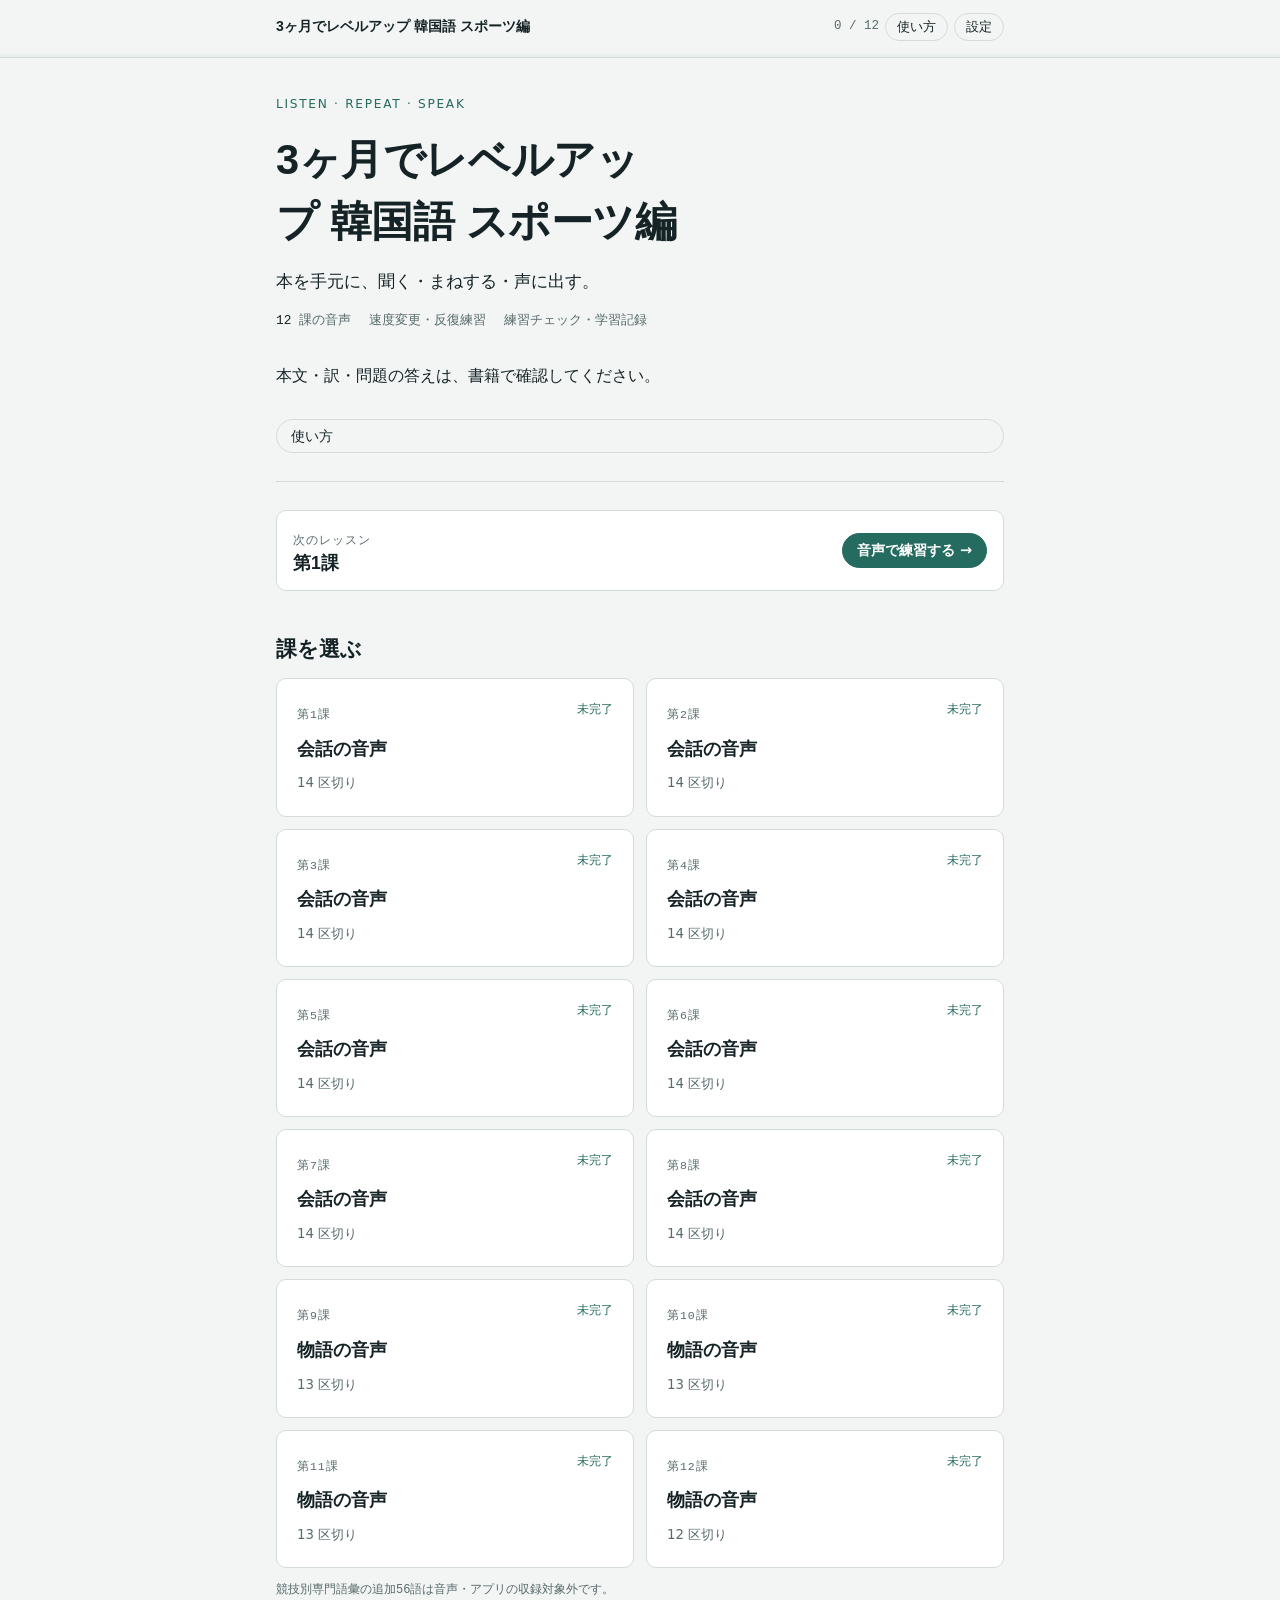
<file: index.html>
<!doctype html>
<html lang="ja"><head><meta charset="utf-8"><meta name="viewport" content="width=device-width,initial-scale=1,viewport-fit=cover"><meta name="theme-color" content="#F2F5F4"><meta name="apple-mobile-web-app-capable" content="yes"><meta name="apple-mobile-web-app-title" content="韓国語スポーツ編"><title>3ヶ月でレベルアップ 韓国語 スポーツ編</title><link rel="apple-touch-icon" href="apple-touch-icon.png"><meta name="description" content="本を手元に、付属音声で聞く・話す練習をするアプリ。"><meta name="robots" content="noindex,nofollow"><link rel="manifest" href="manifest.webmanifest"><link rel="icon" href="icon.svg" type="image/svg+xml"><link rel="stylesheet" href="style.css?v=20261018-audio-only-1"></head>
<body><header class="bar"><div class="wrap"><a class="brand" href="#home">3ヶ月でレベルアップ 韓国語 スポーツ編</a><nav><span id="progTxt" class="prog-txt">0 / 0</span><a class="btn small ghost" href="#guide">使い方</a><button class="btn small ghost" data-act="settings">設定</button></nav></div><div class="progress"><i id="progBar"></i></div></header>
<main id="app" class="wrap" tabindex="-1"></main>
<dialog id="settings" class="panel"><h2>音声と学習記録</h2><p class="small">教材用AI音声を使用しています。音声が再生できない場合は、通信環境を確認してもう一度お試しください。</p><div class="field"><label for="setRate">再生速度</label><select id="setRate"></select></div><div class="field"><label for="theme">画面の色</label><select id="theme"><option value="auto">端末に合わせる</option><option value="light">明るい</option><option value="dark">暗い</option></select></div><p class="small">練習チェック・完了した課は、このブラウザに保存されます。以前の学習記録も引き継ぎます。</p><div class="panel-actions"><button class="btn" data-act="export">学習記録を書き出す</button><button class="btn danger" data-act="reset">記録をリセット</button><button class="btn primary" data-act="close-settings">閉じる</button></div></dialog>
<div id="toast" class="toast" role="status" hidden></div><script src="config.js?v=20261018-audio-only-1"></script><script src="lessons.js?v=20261018-audio-only-1"></script><script src="audio-manifest.js?v=20261018-audio-only-1"></script><script src="app.js?v=20261018-audio-only-1"></script></body></html>
</file>
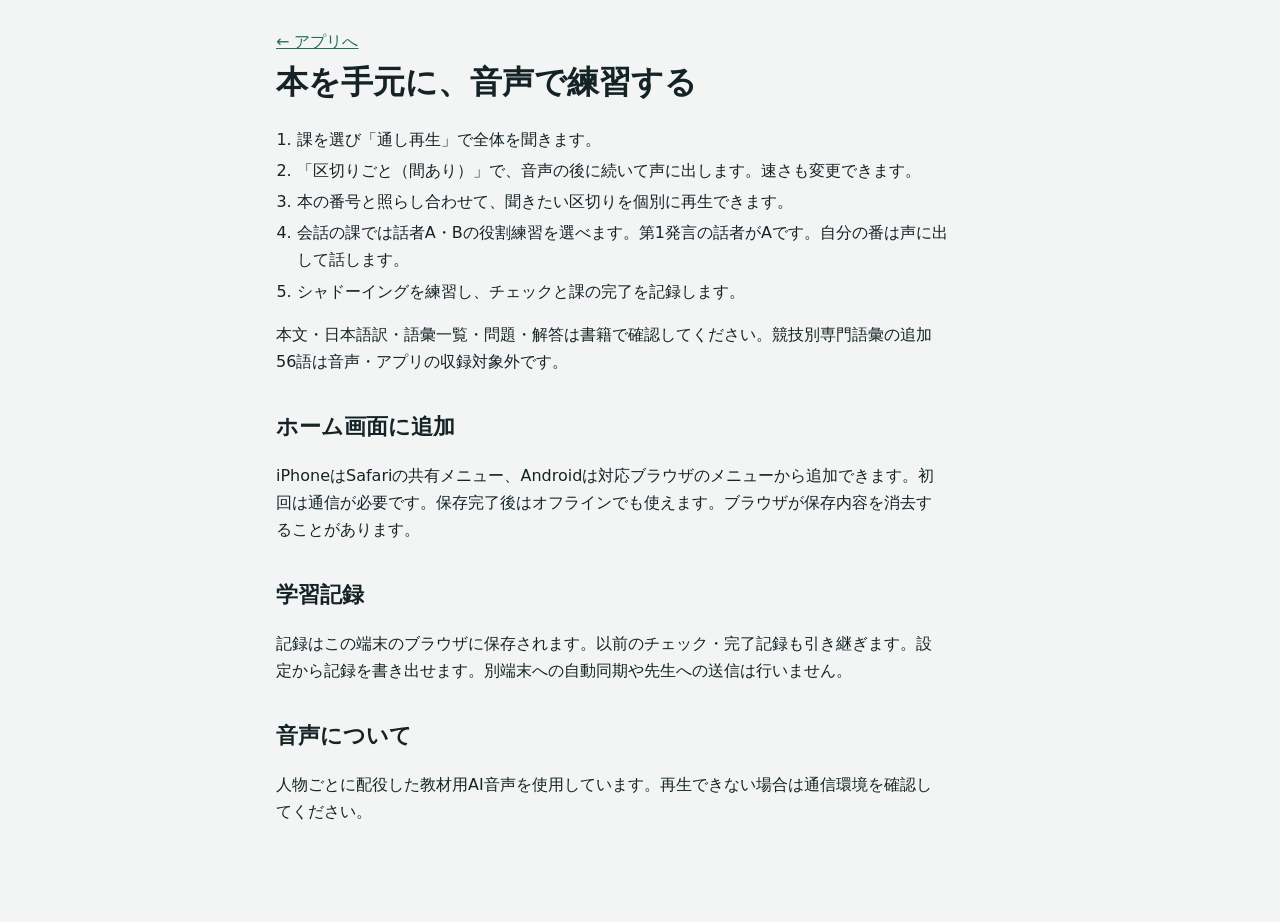
<file: student-guide.html>
<!doctype html><html lang="ja"><head><meta charset="utf-8"><meta name="viewport" content="width=device-width, initial-scale=1"><meta name="robots" content="noindex,nofollow"><title>使い方｜韓国語スポーツ編</title><link rel="stylesheet" href="style.css?v=20261018-audio-only-1"><script src="guide-register.js" defer></script></head><body><main class="wrap prose"><a href="./#home">← アプリへ</a><h1>本を手元に、音声で練習する</h1><ol><li>課を選び「通し再生」で全体を聞きます。</li><li>「区切りごと（間あり）」で、音声の後に続いて声に出します。速さも変更できます。</li><li>本の番号と照らし合わせて、聞きたい区切りを個別に再生できます。</li><li>会話の課では話者A・Bの役割練習を選べます。第1発言の話者がAです。自分の番は声に出して話します。</li><li>シャドーイングを練習し、チェックと課の完了を記録します。</li></ol><p>本文・日本語訳・語彙一覧・問題・解答は書籍で確認してください。競技別専門語彙の追加56語は音声・アプリの収録対象外です。</p><h2>ホーム画面に追加</h2><p>iPhoneはSafariの共有メニュー、Androidは対応ブラウザのメニューから追加できます。初回は通信が必要です。保存完了後はオフラインでも使えます。ブラウザが保存内容を消去することがあります。</p><h2>学習記録</h2><p>記録はこの端末のブラウザに保存されます。以前のチェック・完了記録も引き継ぎます。設定から記録を書き出せます。別端末への自動同期や先生への送信は行いません。</p><h2>音声について</h2><p>人物ごとに配役した教材用AI音声を使用しています。再生できない場合は通信環境を確認してください。</p></main></body></html>
</file>
<file: style.css>
:root{
  --ground:#F2F5F4; --surface:#FFFFFF; --sunk:#E7EEEC; --ink:#162326; --muted:#586A6C; --line:#D3DCDA;
  --accent:#256B5F; --accent-ink:#FFFFFF; --accent-soft:#DCECE7;
  --ochre:#9A620F; --ochre-soft:#F4E8D2;
  --good:#1F7446; --good-soft:#DCEFE3; --bad:#AE3727; --bad-soft:#F7E0DB; --hl:#FFF1BD;
  --serif:"Literata",Georgia,"Times New Roman",serif;
  --sans:"Zen Kaku Gothic New","Hiragino Sans","Hiragino Kaku Gothic ProN","Yu Gothic",system-ui,sans-serif;
  --mono:"IBM Plex Mono",ui-monospace,Menlo,monospace;
  --radius:10px;
}
@media (prefers-color-scheme:dark){
  :root:not([data-theme="light"]){
    color-scheme:dark;
    --ground:#0E1618; --surface:#152023; --sunk:#1B282B; --ink:#E2EBE9; --muted:#97A8A7; --line:#2A393C;
    --accent:#6CC3B1; --accent-ink:#0E1618; --accent-soft:#1A3430;
    --ochre:#E3A94E; --ochre-soft:#33281A;
    --good:#6CCB93; --good-soft:#17301F; --bad:#EE8A77; --bad-soft:#3A201C; --hl:#3B3517;
  }
}
:root[data-theme="dark"]{
  color-scheme:dark;
  --ground:#0E1618; --surface:#152023; --sunk:#1B282B; --ink:#E2EBE9; --muted:#97A8A7; --line:#2A393C;
  --accent:#6CC3B1; --accent-ink:#0E1618; --accent-soft:#1A3430;
  --ochre:#E3A94E; --ochre-soft:#33281A;
  --good:#6CCB93; --good-soft:#17301F; --bad:#EE8A77; --bad-soft:#3A201C; --hl:#3B3517;
}
*{box-sizing:border-box}
[hidden]{display:none!important}
body{margin:0;background:var(--ground);color:var(--ink);font-family:var(--sans);font-size:16px;line-height:1.7;-webkit-text-size-adjust:100%}
a{color:var(--accent)}
button,select,input,textarea{font:inherit;color:inherit}
:focus-visible{outline:2px solid var(--accent);outline-offset:2px}
h1,h2,h3{text-wrap:balance;margin:0}
.wrap{max-width:760px;margin:0 auto;padding-inline:16px}
.label{font-family:var(--mono);font-size:.72rem;letter-spacing:.08em;text-transform:uppercase;color:var(--muted)}
.en{font-family:var(--serif);font-size:1.12rem;line-height:1.75}

/* top bar */
.bar{position:sticky;top:env(safe-area-inset-top,0px);z-index:20;background:var(--ground);border-bottom:1px solid var(--line)}
.bar .wrap{display:flex;align-items:center;gap:12px;min-height:54px}
.brand{font-family:var(--serif);font-weight:600;font-size:1.15rem;text-decoration:none;color:var(--ink);white-space:nowrap}
.brand em{font-style:italic;font-weight:400;color:var(--accent)}
.bar nav{margin-left:auto;display:flex;gap:6px;align-items:center}
.prog-txt{font-family:var(--mono);font-size:.78rem;color:var(--muted);font-variant-numeric:tabular-nums;white-space:nowrap}
.progress{height:3px;background:var(--sunk)}
.progress i{display:block;height:100%;background:var(--accent);width:0;transition:width .4s}
.btn{display:inline-flex;align-items:center;gap:6px;border:1px solid var(--line);background:var(--surface);border-radius:999px;padding:6px 14px;cursor:pointer;font-size:.9rem;text-decoration:none;color:var(--ink);line-height:1.4}
.btn:hover{border-color:var(--accent)}
.btn.primary{background:var(--accent);border-color:var(--accent);color:var(--accent-ink);font-weight:700}
.btn.ghost{background:transparent}
.btn.small{padding:4px 11px;font-size:.82rem}
.btn[aria-pressed="true"]{background:var(--accent-soft);border-color:var(--accent)}

main{padding-block:28px 80px}

/* home */
.hero{display:grid;gap:14px;padding-block:8px 28px;border-bottom:1px solid var(--line);margin-bottom:28px}
.hero h1{font-family:var(--serif);font-size:clamp(2.1rem,6vw,3rem);font-weight:600;line-height:1.1;letter-spacing:-.01em}
.hero h1 em{font-weight:400;color:var(--accent)}
.hero .sub{font-size:1.05rem;margin:0}
.stats{display:flex;flex-wrap:wrap;gap:6px 18px;margin:0;padding:0;list-style:none}
.stats li{font-family:var(--mono);font-size:.8rem;color:var(--muted)}
.stats b{color:var(--ink);font-weight:500}
.next{display:flex;flex-wrap:wrap;align-items:center;gap:10px 16px;background:var(--surface);border:1px solid var(--line);border-radius:var(--radius);padding:14px 16px}
.next .t{flex:1 1 260px}
.next .t strong{font-family:var(--serif);font-size:1.1rem;display:block;line-height:1.35}
.unit{margin-bottom:34px}
.unit-head{display:flex;flex-wrap:wrap;align-items:baseline;gap:4px 14px;margin-bottom:12px}
.unit-head h2{font-family:var(--serif);font-size:1.35rem;font-weight:600}
.unit-head .ja{font-weight:700}
.unit-head .label{margin-left:auto}
.triads{display:grid;grid-template-columns:repeat(auto-fill,minmax(230px,1fr));gap:10px}
.triad{background:var(--surface);border:1px solid var(--line);border-radius:var(--radius);overflow:hidden}
.day{display:grid;grid-template-columns:2.6rem 1fr auto;gap:8px;align-items:center;padding:8px 12px;text-decoration:none;color:var(--ink);border-top:1px solid var(--line);min-height:48px}
.day:first-child{border-top:0}
.day:hover{background:var(--sunk)}
.day .dn{font-family:var(--mono);font-size:.72rem;color:var(--muted);font-variant-numeric:tabular-nums}
.day .tt{font-size:.88rem;line-height:1.35}
.day .tt small{display:block;font-family:var(--mono);font-size:.66rem;letter-spacing:.06em;color:var(--muted);text-transform:uppercase}
.day.test{background:var(--ochre-soft)}
.day.test .tt small{color:var(--ochre)}
.day .mk{width:20px;height:20px;border-radius:50%;border:1.5px solid var(--line);display:grid;place-items:center;font-size:.7rem;color:var(--accent-ink)}
.day.done .mk{background:var(--accent);border-color:var(--accent)}
.day.test.done .mk{background:var(--ochre);border-color:var(--ochre)}
.day.is-next{box-shadow:inset 0 0 0 2px var(--accent)}
.cast{display:grid;grid-template-columns:repeat(auto-fill,minmax(220px,1fr));gap:4px 20px;margin:0;padding:0;list-style:none}
.cast li{padding:8px 0;border-bottom:1px dashed var(--line);font-size:.9rem}
.cast b{font-family:var(--serif);font-weight:600;font-size:1rem}
.section-title{font-family:var(--serif);font-size:1.3rem;font-weight:600;margin:40px 0 12px}

/* lesson */
.lhead{display:grid;gap:8px;margin-bottom:26px}
.lhead h1{font-family:var(--serif);font-size:clamp(1.7rem,5vw,2.3rem);font-weight:600;line-height:1.2}
.lhead .ja-title{font-size:1.05rem;font-weight:700;color:var(--muted)}
.chips{display:flex;flex-wrap:wrap;gap:6px}
.chip{font-family:var(--mono);font-size:.72rem;letter-spacing:.04em;border:1px solid var(--line);border-radius:999px;padding:2px 10px;color:var(--muted);background:var(--surface)}
.chip.lv{border-color:var(--accent);color:var(--accent)}
.chip.t{border-color:var(--ochre);color:var(--ochre)}
.scene{margin:0;color:var(--muted);font-size:.95rem}
.step{margin-top:34px}
.step>header{display:flex;align-items:baseline;gap:10px;margin-bottom:12px;flex-wrap:wrap}
.step>header h2{font-size:1.15rem;font-weight:700}
.step>header .label{color:var(--accent)}
.test-page .step>header .label{color:var(--ochre)}
.card{background:var(--surface);border:1px solid var(--line);border-radius:var(--radius);padding:16px}
.toolbar{display:flex;flex-wrap:wrap;gap:8px;align-items:center;margin-bottom:14px}
.toolbar .sep{flex:1 1 0}
.toggle{display:inline-flex;align-items:center;gap:6px;font-size:.85rem;cursor:pointer;user-select:none}
.toggle input{accent-color:var(--accent);width:16px;height:16px}
select.rate{border:1px solid var(--line);background:var(--surface);border-radius:999px;padding:5px 10px;font-size:.85rem}
.passage .en{margin:0}
.dl{display:grid;grid-template-columns:5.6rem 1fr;gap:2px 14px;padding:6px 0;border-top:1px dashed var(--line)}
.dl:first-child{border-top:0}
.dl .sp{font-family:var(--mono);font-size:.72rem;letter-spacing:.05em;text-transform:uppercase;color:var(--accent);padding-top:.45rem;overflow-wrap:anywhere}
.dl .sp.hana{color:var(--ochre)}
.say{cursor:pointer;border-radius:6px;transition:background .15s}
.say:hover{background:var(--sunk)}
.say.speaking{background:var(--hl)}
.passage .ja{display:none;margin:2px 0 4px;font-size:.88rem;color:var(--muted);line-height:1.6}
.passage.show-ja .ja{display:block}
.para{margin:0 0 14px}
.para:last-child{margin-bottom:0}
.para .en .say{padding:1px 0}
.passage.blur .en{filter:blur(5px);user-select:none}
.passage.blur .say.speaking{filter:none}
.vocab{width:100%;border-collapse:collapse;font-size:.95rem}
.vocab td{padding:7px 8px;border-top:1px solid var(--line);vertical-align:top}
.vocab tr:first-child td{border-top:0}
.vocab td:first-child{font-family:var(--serif);font-size:1.02rem;width:48%}
.vocab td:last-child{color:var(--muted)}
.steps{list-style:none;margin:0;padding:0;display:grid;gap:2px}
.steps label{display:grid;grid-template-columns:22px 1fr;gap:10px;padding:8px 4px;cursor:pointer;border-radius:6px}
.steps label:hover{background:var(--sunk)}
.steps input{accent-color:var(--accent);width:18px;height:18px;margin-top:3px}
.steps b{font-weight:700}
.steps span small{display:block;color:var(--muted);font-size:.84rem}
.tip{margin-top:12px;background:var(--accent-soft);border-radius:8px;padding:12px 14px;font-size:.92rem}
.tip .label{color:var(--accent);display:block;margin-bottom:2px}
.ditem{display:grid;gap:8px;padding:14px 0;border-top:1px solid var(--line)}
.ditem:first-child{border-top:0;padding-top:0}
.ditem .row{display:flex;flex-wrap:wrap;gap:8px;align-items:center}
.ditem .num{font-family:var(--mono);font-size:.78rem;color:var(--muted);min-width:1.8rem}
textarea{width:100%;border:1px solid var(--line);border-radius:8px;background:var(--ground);padding:10px 12px;font-family:var(--serif);font-size:1.02rem;line-height:1.6;resize:vertical}
textarea:focus{border-color:var(--accent);outline:none}
.result{font-family:var(--serif);font-size:1.02rem;line-height:1.9}
.result .ok{color:var(--good)}
.result .miss{color:var(--bad);background:var(--bad-soft);border-radius:3px;padding:0 2px;text-decoration:underline;text-decoration-thickness:1px}
.result .extra{color:var(--muted);text-decoration:line-through}
.result .score{font-family:var(--mono);font-size:.8rem;display:inline-block;margin-right:8px;padding:1px 8px;border-radius:999px;background:var(--good-soft);color:var(--good)}
.result .score.low{background:var(--bad-soft);color:var(--bad)}
.result .jp{font-family:var(--sans);font-size:.86rem;color:var(--muted);display:block}
.prompt{margin:0 0 10px;font-size:.98rem}
.wc{font-family:var(--mono);font-size:.75rem;color:var(--muted);font-variant-numeric:tabular-nums}
details.model{margin-top:12px;border-top:1px dashed var(--line);padding-top:10px}
details.model summary{cursor:pointer;font-weight:700;font-size:.92rem;color:var(--accent)}
details.model p{margin:8px 0 0}
.finish{margin-top:40px;display:grid;gap:16px}
.finish .done-btn{justify-self:start}
.pager{display:flex;justify-content:space-between;gap:10px;flex-wrap:wrap}
.pager a{max-width:48%}

/* tests */
.test-page .lhead h1{color:var(--ink)}
.qitem{display:grid;grid-template-columns:1.8rem 1fr auto;gap:4px 10px;align-items:start;padding:10px 0;border-top:1px solid var(--line)}
.qitem:first-child{border-top:0;padding-top:0}
.qitem .num{font-family:var(--mono);font-size:.78rem;color:var(--muted);padding-top:3px}
.qitem .q{font-size:.98rem}
.qitem .q .from{font-family:var(--mono);font-size:.68rem;color:var(--muted);margin-left:6px;white-space:nowrap}
.qitem .q .from.spiral{color:var(--ochre)}
.qitem .ans{grid-column:2/4;font-family:var(--serif);font-size:1.05rem;background:var(--sunk);border-radius:6px;padding:6px 10px}
.qitem .ctl{display:flex;gap:6px;align-items:center;flex-wrap:wrap;justify-content:flex-end}
.selfcheck{display:inline-flex;gap:4px;align-items:center;font-size:.8rem;color:var(--muted);cursor:pointer}
.selfcheck input{accent-color:var(--good);width:16px;height:16px}
.scorebar{display:flex;flex-wrap:wrap;gap:8px 18px;background:var(--ochre-soft);border-radius:var(--radius);padding:12px 16px;font-size:.9rem}
.scorebar b{font-family:var(--mono);font-weight:500;font-variant-numeric:tabular-nums}

/* guide */
.prose h2{font-family:var(--serif);font-size:1.35rem;font-weight:600;margin:34px 0 10px}
.prose p,.prose li{max-width:65ch}
.prose ol,.prose ul{padding-left:1.3em}
.prose li{margin:4px 0}
.levels{width:100%;border-collapse:collapse;font-size:.9rem}
.levels th,.levels td{text-align:left;padding:8px;border-top:1px solid var(--line);vertical-align:top}
.levels th{font-family:var(--mono);font-size:.7rem;letter-spacing:.06em;text-transform:uppercase;color:var(--muted);font-weight:500}
.tablewrap{overflow-x:auto}
.note{background:var(--surface);border:1px solid var(--line);border-radius:var(--radius);padding:14px 16px}

/* settings */
.panel-back{position:fixed;inset:0;background:rgba(10,20,22,.45);z-index:40;display:grid;place-items:end center}
.panel{background:var(--surface);color:var(--ink);width:min(560px,100%);max-height:88vh;overflow:auto;border-radius:16px 16px 0 0;padding:20px 16px calc(20px + env(safe-area-inset-bottom,0px))}
@media (min-width:640px){.panel-back{place-items:center}.panel{border-radius:16px}}
.panel h2{font-family:var(--serif);font-size:1.3rem;font-weight:600;margin-bottom:12px}
.field{display:grid;gap:4px;margin-bottom:14px}
.field .row{display:flex;gap:8px}
.field select{flex:1;min-width:0;border:1px solid var(--line);background:var(--ground);border-radius:8px;padding:8px}
.panel .small{font-size:.84rem;color:var(--muted)}
.panel-actions{display:flex;flex-wrap:wrap;gap:8px;margin-top:10px;padding-top:14px;border-top:1px solid var(--line)}
.btn.danger{border-color:var(--bad);color:var(--bad)}
.btn.danger.armed{background:var(--bad);color:var(--surface)}
.toast{position:fixed;left:50%;bottom:calc(18px + env(safe-area-inset-bottom,0px));transform:translateX(-50%);background:var(--ink);color:var(--ground);padding:8px 16px;border-radius:999px;font-size:.88rem;z-index:50;max-width:calc(100% - 32px)}

button,.btn,label,select,.tabbar,.day .mk{-webkit-user-select:none;user-select:none;-webkit-touch-callout:none}
body.app{padding-bottom:calc(64px + env(safe-area-inset-bottom,0px))}
body.app .bar nav .btn{display:none}
body.app .toast{bottom:calc(76px + env(safe-area-inset-bottom,0px))}
.tabbar{position:fixed;left:0;right:0;bottom:0;z-index:30;display:grid;grid-template-columns:repeat(4,1fr);background:var(--surface);border-top:1px solid var(--line);padding-bottom:env(safe-area-inset-bottom,0px)}
.tabbar a,.tabbar button{display:grid;justify-items:center;gap:1px;padding:8px 0 6px;min-height:56px;font-size:.68rem;color:var(--muted);text-decoration:none;background:none;border:0;cursor:pointer}
.tabbar .on{color:var(--accent);font-weight:700}
@media (max-width:560px){
  .dl{grid-template-columns:1fr;gap:0}
  .dl .sp{padding-top:0}
  .bar .hide-sm{display:none}
  .qitem{grid-template-columns:1.6rem 1fr}
  .qitem .ctl{grid-column:2;justify-content:flex-start}
  .qitem .ans{grid-column:2}
}
@media (prefers-reduced-motion:reduce){*{transition:none!important}}
@media print{
  .bar,.toolbar,.finish,.ditem .row,.btn,.panel-back{display:none!important}
  .passage .ja{display:block}
  .passage.blur .en{filter:none}
  body{background:#fff;color:#000}
}

:root{--serif:"Hiragino Sans","Apple SD Gothic Neo","Malgun Gothic",sans-serif}
.brand{font-size:.88rem;white-space:normal;line-height:1.4;max-width:70%}.brand small{display:block;color:var(--accent);font-size:.75rem}.hero h1{font-size:clamp(1.8rem,5vw,2.6rem);line-height:1.5}.hero .kicker{color:var(--accent);letter-spacing:.14em;font-size:.76rem}.lesson-grid{display:grid;grid-template-columns:repeat(2,minmax(0,1fr));gap:12px}.lesson-link{display:block;color:var(--ink);text-decoration:none;padding:20px;border:1px solid var(--line);border-radius:10px;background:var(--surface)}.lesson-link:hover{border-color:var(--accent)}.lesson-link strong{display:block;font-size:1.1rem;margin:8px 0 4px}.lesson-link small{color:var(--muted)}.lesson-link .status{float:right;font-size:.75rem;color:var(--accent)}.en{font-size:1.16rem;line-height:1.95;word-break:keep-all;overflow-wrap:anywhere}.dl{grid-template-columns:3.5rem 1fr;padding:13px 0}.dl .sp{font-size:.84rem}.line-button{display:block;width:100%;text-align:left;border:0;background:transparent;color:inherit;padding:0}.dl .sp.miku{color:var(--ochre)}.role-select{max-width:100%;border:1px solid var(--line);border-radius:8px;background:var(--surface);padding:7px}.play-status{font-size:.85rem;color:var(--accent);min-height:1.7em}.role-turn{outline:2px dashed var(--accent);outline-offset:4px}.passage.blur .en:focus{filter:none}.note{font-size:.9rem}.bar .wrap{padding-block:8px}textarea{font-family:var(--sans)}.muted{color:var(--muted)}.btn:disabled{opacity:.5;cursor:default}.vocab button{background:transparent;border:0;text-align:left;cursor:pointer}.recording{color:var(--bad)}@media(max-width:560px){.lesson-grid{grid-template-columns:1fr}.dl{grid-template-columns:1fr}.toolbar .btn{min-height:40px}.brand{font-size:.78rem}.card{padding:14px}.bar nav{gap:2px}.bar nav .btn{padding:6px}.panel-back{place-items:end center}}

.role-options{display:flex;gap:14px;padding:6px 10px;border:1px solid var(--line);border-radius:8px}.panel::backdrop{background:rgba(10,20,22,.45)}

@media(max-width:560px){button.btn,a.btn{min-height:44px}.bar nav .btn{min-height:44px;min-width:44px}.rate,select.rate,.field select{font-size:16px}.brand{max-width:53%}.bar .wrap{gap:6px}.prog-txt{font-size:.7rem}.role-options{min-height:44px}.line-button{min-height:44px}}

.role-options{flex-wrap:wrap}.sp{overflow-wrap:anywhere}

.quiz-item{border-top:1px solid var(--line,#ccd9cf);padding:16px 0}.quiz-item p{overflow-wrap:anywhere}.quiz-input{font:inherit;font-size:16px;max-width:100%;width:100%;padding:12px;border:1px solid #a3b5aa;border-radius:8px;box-sizing:border-box}.quiz-actions,.choices{display:flex;flex-wrap:wrap;gap:8px;margin:10px 0}.quiz-result{color:#1b6b45}.practice details{padding:12px 0}.practice h3{margin-top:28px}[hidden]{display:none!important}
audio{width:100%;max-width:100%;}summary{cursor:pointer;}
/* Illustrated Hangul input guide */
#hangul{scroll-margin-top:24px}#hangul h3{margin-top:32px;scroll-margin-top:24px}.guide-jumps{display:flex;gap:10px;flex-wrap:wrap}.guide-jumps a{padding:8px 14px;border:1px solid #b9cec3;border-radius:24px}.guide-figure{margin:20px 0;max-width:600px}.guide-figure.narrow{max-width:360px}.guide-figure img{display:block;width:100%;height:auto}.guide-figure figcaption,.guide-caption{font-size:14px;line-height:1.7;color:#53645d}.hangul-try{display:block;font-weight:700;margin-top:24px}#hangul-try{width:100%;max-width:420px;font-size:20px;box-sizing:border-box;margin-top:10px}.guide-sources{margin:24px 0}.guide-sources a{overflow-wrap:anywhere}

/* Collapsible study sections */
.step-fold{margin:18px 0;border:1px solid #c4d8cc;border-radius:14px;background:var(--card,#fff);overflow:hidden}.step-fold>summary{display:flex;align-items:center;gap:12px;padding:18px;cursor:pointer;list-style:none}.step-fold>summary::-webkit-details-marker{display:none}.step-fold>summary::after{content:'＋';margin-left:auto;font-size:23px;color:#1b6b45}.step-fold[open]>summary::after{content:'−'}.step-fold>summary h2{font-size:19px;margin:0}.step-fold>summary .label{white-space:nowrap}.step-fold>summary:focus-visible,.practice-fold>summary:focus-visible{outline:3px solid #328260;outline-offset:-3px}.step-fold>.card{margin:12px}.step-fold>.scene{margin:12px 18px}.practice-fold{margin:16px 0;border:1px solid #d4dfd9;border-radius:10px;padding:14px}.practice-fold>summary{font-weight:700;cursor:pointer;padding:4px 0}.practice-fold>summary+*{margin-top:14px}.fold-hint{font-size:14px;color:#52645c}.step-fold:not([open]){padding-bottom:0}@media(max-width:360px){.step-fold>summary{gap:8px;padding:14px}.step-fold>summary h2{font-size:17px}}

/* Numbered audio controls: the book supplies the reading text. */
.audio-lines{display:grid;grid-template-columns:repeat(auto-fit,minmax(130px,1fr));gap:10px}
.audio-lines .line-button{min-height:48px;text-align:center;justify-content:center;white-space:normal}
.card audio{max-width:100%;width:100%}
</file>
